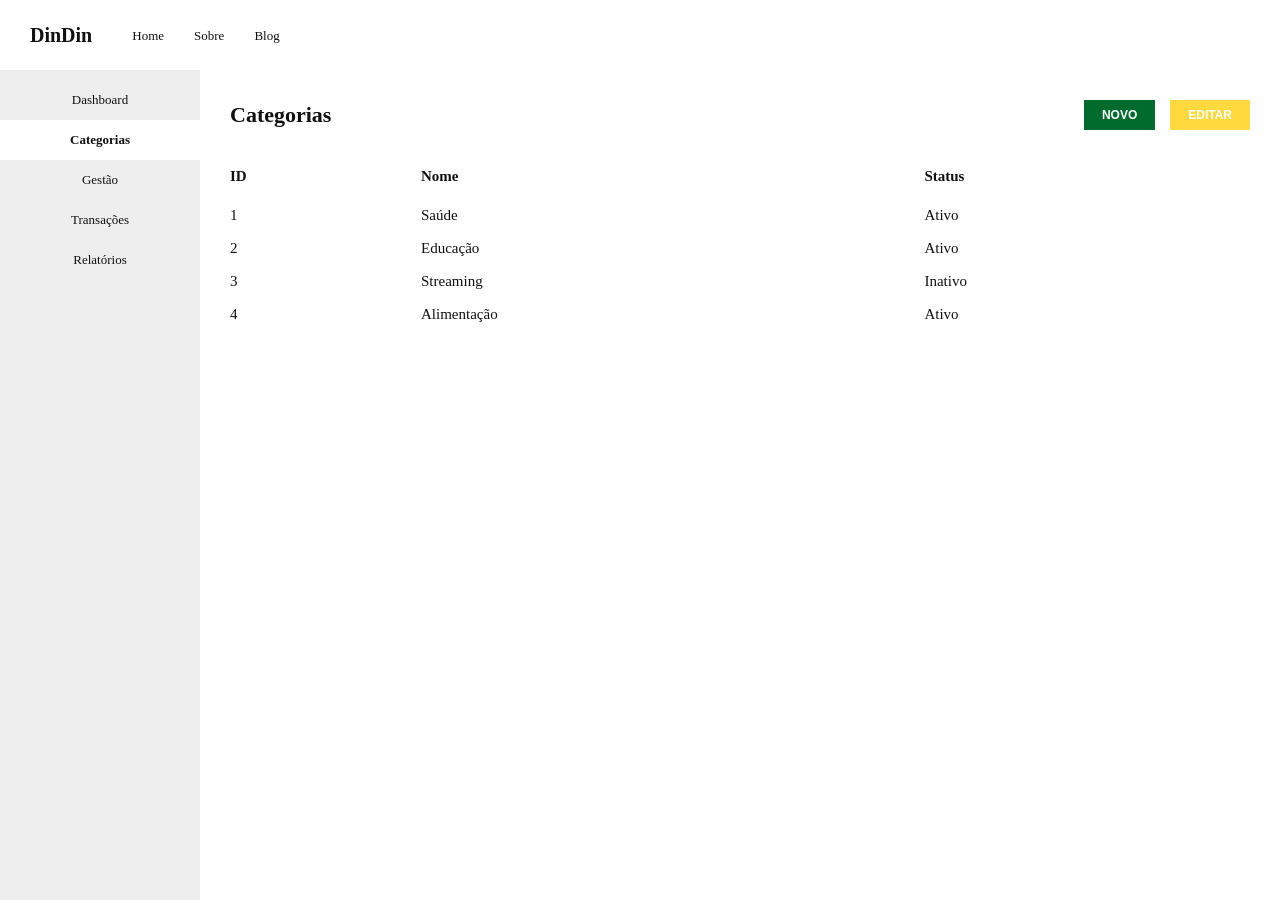
<file: html/categorias.html>
<!doctype html>
<html lang="pt-BR">
  <head>
    <meta charset="UTF-8" />
    <meta name="viewport" content="width=device-width, initial-scale=1.0" />
    <title>Categorias - DinDin</title>
    <link rel="stylesheet" href="../css/style.css" />
    <link rel="stylesheet" href="../css/app.css" />
  </head>

  <body class="app">
    <header class="app-topbar">
      <strong class="app-logo">DinDin</strong>
      <nav>
        <ul>
          <li><a href="index.html">Home</a></li>
          <li><a href="#Sobre">Sobre</a></li>
          <li><a href="#Blog">Blog</a></li>
        </ul>
      </nav>
    </header>

    <aside class="sidebar">
      <nav>
        <ul>
          <li><a href="dashboard.html">Dashboard</a></li>
          <li><a href="categorias.html" class="ativo">Categorias</a></li>
          <li><a href="gestao.html">Gestão</a></li>
          <li><a href="transacoes.html">Transações</a></li>
          <li><a href="relatorios.html">Relatórios</a></li>
        </ul>
      </nav>
    </aside>

    <main class="app-content">
      <div class="page-header">
        <h1>Categorias</h1>
        <div class="actions">
          <button type="button" class="btn btn-novo">NOVO</button>
          <button type="button" class="btn btn-editar">EDITAR</button>
        </div>
      </div>

      <table>
        <thead>
          <tr>
            <th>ID</th>
            <th>Nome</th>
            <th>Status</th>
          </tr>
        </thead>
        <tbody>
          <tr>
            <td>1</td>
            <td>Saúde</td>
            <td>Ativo</td>
          </tr>
          <tr>
            <td>2</td>
            <td>Educação</td>
            <td>Ativo</td>
          </tr>
          <tr>
            <td>3</td>
            <td>Streaming</td>
            <td>Inativo</td>
          </tr>
          <tr>
            <td>4</td>
            <td>Alimentação</td>
            <td>Ativo</td>
          </tr>
        </tbody>
      </table>
    </main>
  </body>
</html>
</file>
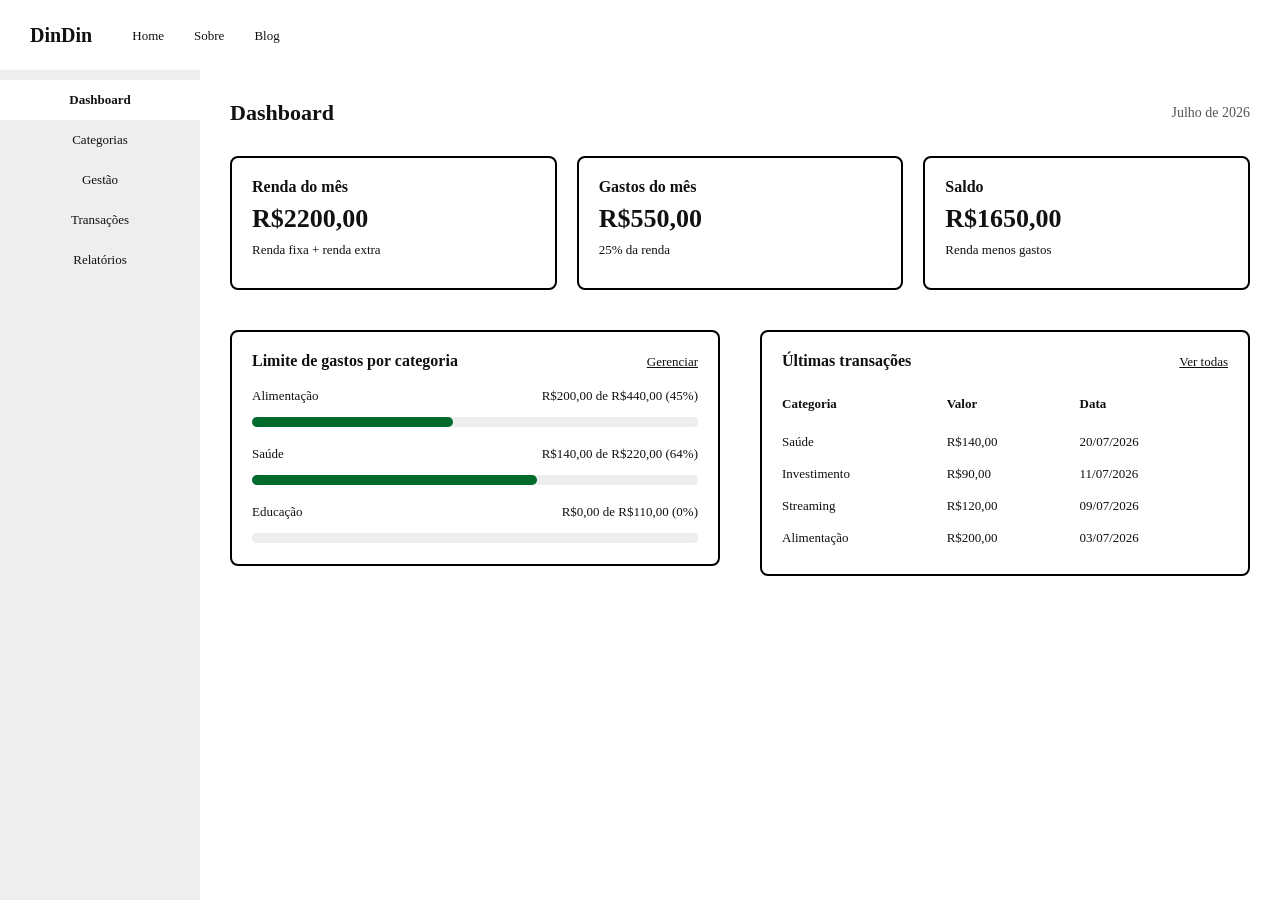
<file: html/dashboard.html>
<!doctype html>
<html lang="pt-BR">
  <head>
    <meta charset="UTF-8" />
    <meta name="viewport" content="width=device-width, initial-scale=1.0" />
    <title>Dashboard - DinDin</title>
    <link rel="stylesheet" href="../css/style.css" />
    <link rel="stylesheet" href="../css/app.css" />
  </head>

  <body class="app">
    <header class="app-topbar">
      <strong class="app-logo">DinDin</strong>
      <nav>
        <ul>
          <li><a href="index.html">Home</a></li>
          <li><a href="#Sobre">Sobre</a></li>
          <li><a href="#Blog">Blog</a></li>
        </ul>
      </nav>
    </header>

    <aside class="sidebar">
      <nav>
        <ul>
          <li><a href="dashboard.html" class="ativo">Dashboard</a></li>
          <li><a href="categorias.html">Categorias</a></li>
          <li><a href="gestao.html">Gestão</a></li>
          <li><a href="transacoes.html">Transações</a></li>
          <li><a href="relatorios.html">Relatórios</a></li>
        </ul>
      </nav>
    </aside>

    <main class="app-content">
      <div class="page-header">
        <h1>Dashboard</h1>
        <p class="periodo">Julho de 2026</p>
      </div>

      <!-- Resumo do mês -->
      <section class="resumo">
        <article class="card">
          <h2>Renda do mês</h2>
          <p class="card-valor">R$2200,00</p>
          <p>Renda fixa + renda extra</p>
        </article>

        <article class="card">
          <h2>Gastos do mês</h2>
          <p class="card-valor">R$550,00</p>
          <p>25% da renda</p>
        </article>

        <article class="card">
          <h2>Saldo</h2>
          <p class="card-valor">R$1650,00</p>
          <p>Renda menos gastos</p>
        </article>
      </section>

      <div class="dashboard">
        <!-- Metas: quanto do limite de cada categoria já foi usado -->
        <section class="card">
          <div class="card-cabecalho">
            <h2>Limite de gastos por categoria</h2>
            <a href="gestao.html">Gerenciar</a>
          </div>

          <ul class="lista-metas">
            <li>
              <div class="meta-info">
                <span>Alimentação</span>
                <span>R$200,00 de R$440,00 (45%)</span>
              </div>
              <progress
                value="45"
                max="100"
                aria-label="Alimentação: 45% do limite utilizado"
              >
                45%
              </progress>
            </li>

            <li>
              <div class="meta-info">
                <span>Saúde</span>
                <span>R$140,00 de R$220,00 (64%)</span>
              </div>
              <progress
                value="64"
                max="100"
                aria-label="Saúde: 64% do limite utilizado"
              >
                64%
              </progress>
            </li>

            <li>
              <div class="meta-info">
                <span>Educação</span>
                <span>R$0,00 de R$110,00 (0%)</span>
              </div>
              <progress
                value="0"
                max="100"
                aria-label="Educação: 0% do limite utilizado"
              >
                0%
              </progress>
            </li>
          </ul>
        </section>

        <!-- Últimas transações -->
        <section class="card">
          <div class="card-cabecalho">
            <h2>Últimas transações</h2>
            <a href="transacoes.html">Ver todas</a>
          </div>

          <table>
            <thead>
              <tr>
                <th scope="col">Categoria</th>
                <th scope="col">Valor</th>
                <th scope="col">Data</th>
              </tr>
            </thead>
            <tbody>
              <tr>
                <td>Saúde</td>
                <td>R$140,00</td>
                <td>20/07/2026</td>
              </tr>
              <tr>
                <td>Investimento</td>
                <td>R$90,00</td>
                <td>11/07/2026</td>
              </tr>
              <tr>
                <td>Streaming</td>
                <td>R$120,00</td>
                <td>09/07/2026</td>
              </tr>
              <tr>
                <td>Alimentação</td>
                <td>R$200,00</td>
                <td>03/07/2026</td>
              </tr>
            </tbody>
          </table>
        </section>
      </div>
    </main>
  </body>
</html>
</file>
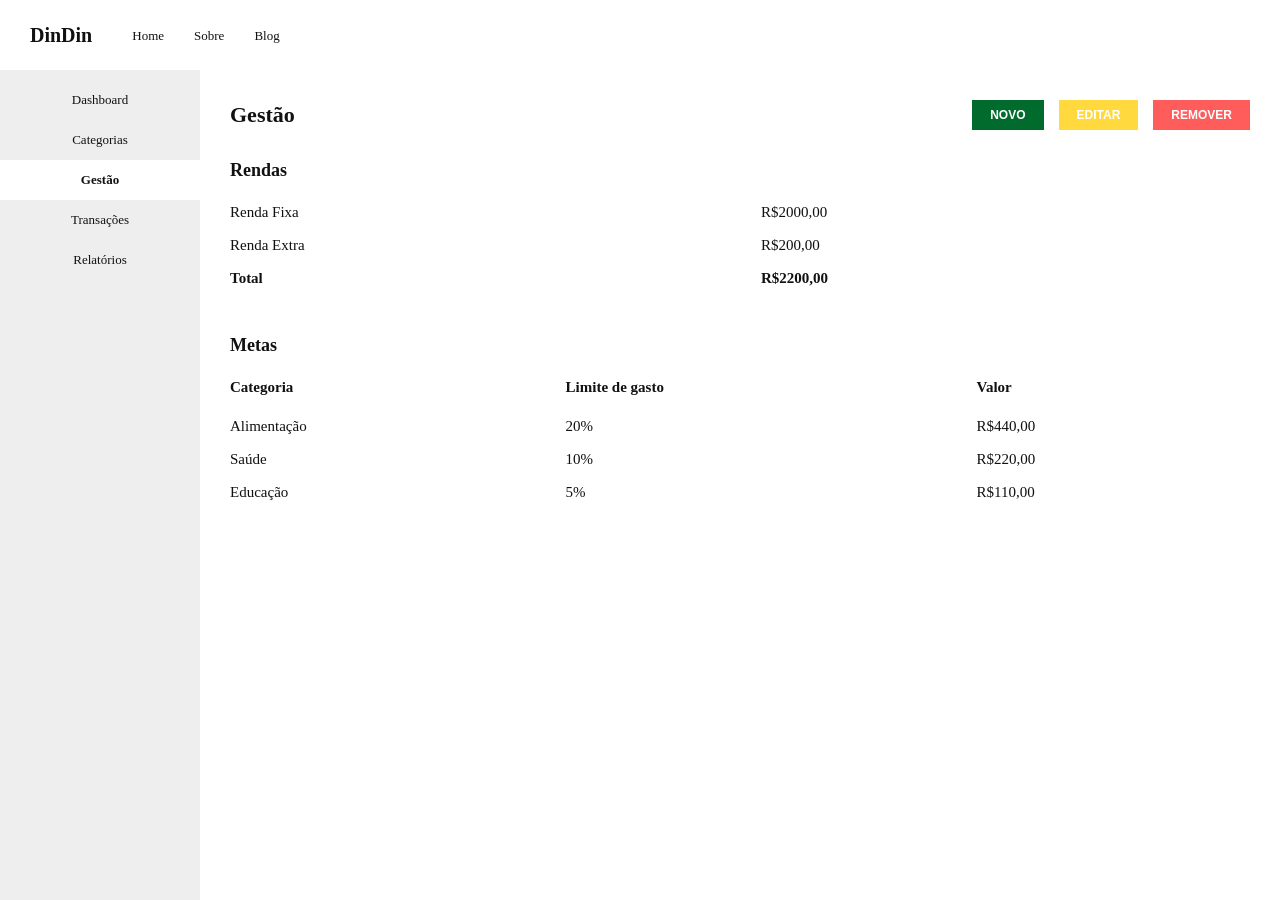
<file: html/gestao.html>
<!doctype html>
<html lang="pt-BR">
  <head>
    <meta charset="UTF-8" />
    <meta name="viewport" content="width=device-width, initial-scale=1.0" />
    <title>Gestão - DinDin</title>
    <link rel="stylesheet" href="../css/style.css" />
    <link rel="stylesheet" href="../css/app.css" />
  </head>

  <body class="app">
    <header class="app-topbar">
      <strong class="app-logo">DinDin</strong>
      <nav>
        <ul>
          <li><a href="index.html">Home</a></li>
          <li><a href="#Sobre">Sobre</a></li>
          <li><a href="#Blog">Blog</a></li>
        </ul>
      </nav>
    </header>

    <aside class="sidebar">
      <nav>
        <ul>
          <li><a href="dashboard.html">Dashboard</a></li>
          <li><a href="categorias.html">Categorias</a></li>
          <li><a href="gestao.html" class="ativo">Gestão</a></li>
          <li><a href="transacoes.html">Transações</a></li>
          <li><a href="relatorios.html">Relatórios</a></li>
        </ul>
      </nav>
    </aside>

    <main class="app-content">
      <div class="page-header">
        <h1>Gestão</h1>
        <div class="actions">
          <button type="button" class="btn btn-novo">NOVO</button>
          <button type="button" class="btn btn-editar">EDITAR</button>
          <button type="button" class="btn btn-remover">REMOVER</button>
        </div>
      </div>

      <section class="secao">
        <h2>Rendas</h2>
        <table>
          <tbody>
            <tr>
              <td>Renda Fixa</td>
              <td>R$2000,00</td>
            </tr>
            <tr>
              <td>Renda Extra</td>
              <td>R$200,00</td>
            </tr>
            <tr class="total">
              <td>Total</td>
              <td>R$2200,00</td>
            </tr>
          </tbody>
        </table>
      </section>

      <section class="secao">
        <h2>Metas</h2>
        <table>
          <thead>
            <tr>
              <th scope="col">Categoria</th>
              <th scope="col">Limite de gasto</th>
              <th scope="col">Valor</th>
            </tr>
          </thead>
          <tbody>
            <tr>
              <td>Alimentação</td>
              <td>20%</td>
              <td>R$440,00</td>
            </tr>
            <tr>
              <td>Saúde</td>
              <td>10%</td>
              <td>R$220,00</td>
            </tr>
            <tr>
              <td>Educação</td>
              <td>5%</td>
              <td>R$110,00</td>
            </tr>
          </tbody>
        </table>
      </section>
    </main>
  </body>
</html>
</file>
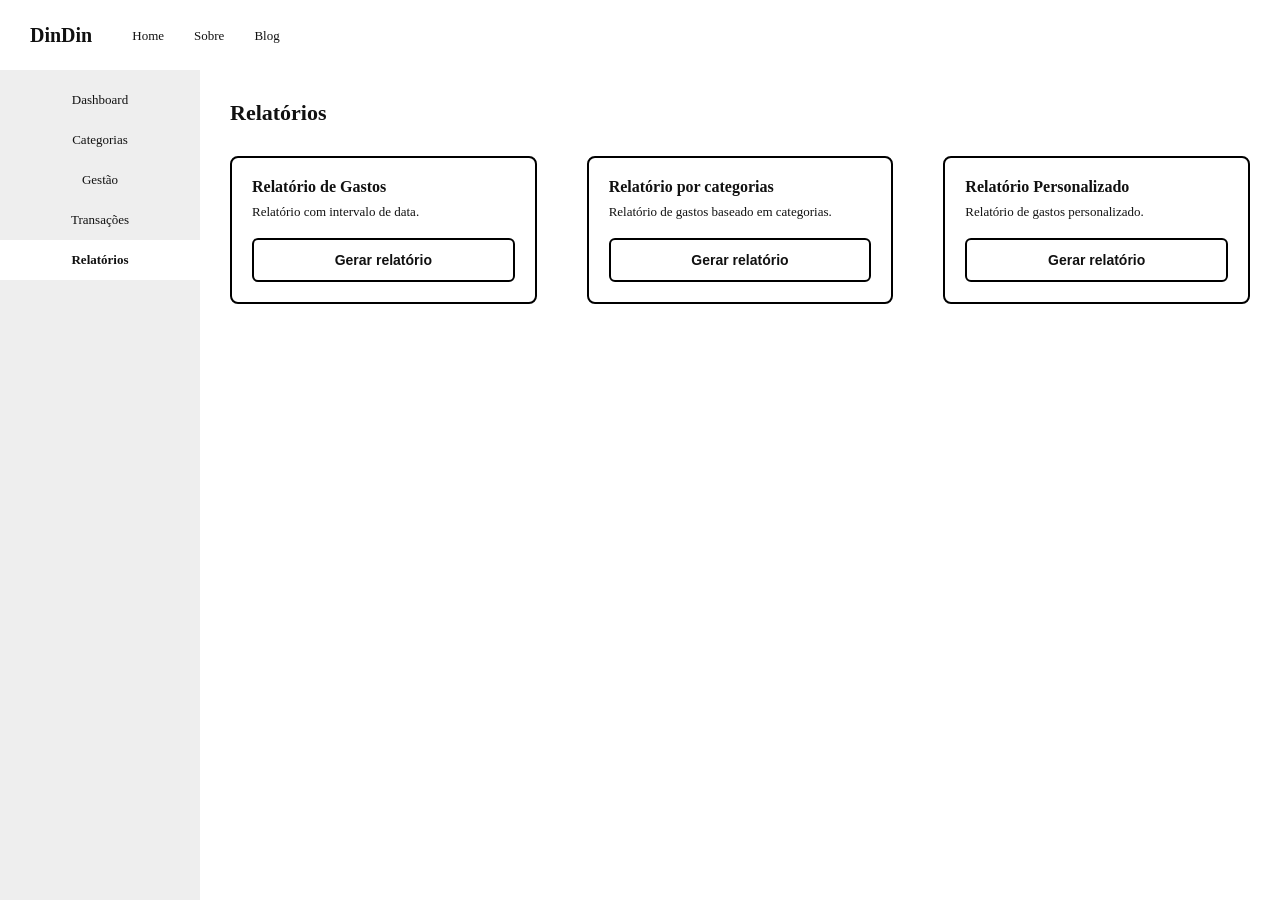
<file: html/relatorios.html>
<!doctype html>
<html lang="pt-BR">
  <head>
    <meta charset="UTF-8" />
    <meta name="viewport" content="width=device-width, initial-scale=1.0" />
    <title>Relatórios - DinDin</title>
    <link rel="stylesheet" href="../css/style.css" />
    <link rel="stylesheet" href="../css/app.css" />
  </head>

  <body class="app">
    <header class="app-topbar">
      <strong class="app-logo">DinDin</strong>
      <nav>
        <ul>
          <li><a href="index.html">Home</a></li>
          <li><a href="#Sobre">Sobre</a></li>
          <li><a href="#Blog">Blog</a></li>
        </ul>
      </nav>
    </header>

    <aside class="sidebar">
      <nav>
        <ul>
          <li><a href="dashboard.html">Dashboard</a></li>
          <li><a href="categorias.html">Categorias</a></li>
          <li><a href="gestao.html">Gestão</a></li>
          <li><a href="transacoes.html">Transações</a></li>
          <li><a href="relatorios.html" class="ativo">Relatórios</a></li>
        </ul>
      </nav>
    </aside>

    <main class="app-content">
      <div class="page-header">
        <h1>Relatórios</h1>
      </div>

      <section class="cards">
        <article class="card">
          <h2>Relatório de Gastos</h2>
          <p>Relatório com intervalo de data.</p>
          <button type="button" class="btn btn-outline">Gerar relatório</button>
        </article>

        <article class="card">
          <h2>Relatório por categorias</h2>
          <p>Relatório de gastos baseado em categorias.</p>
          <button type="button" class="btn btn-outline">Gerar relatório</button>
        </article>

        <article class="card">
          <h2>Relatório Personalizado</h2>
          <p>Relatório de gastos personalizado.</p>
          <button type="button" class="btn btn-outline">Gerar relatório</button>
        </article>
      </section>
    </main>
  </body>
</html>
</file>
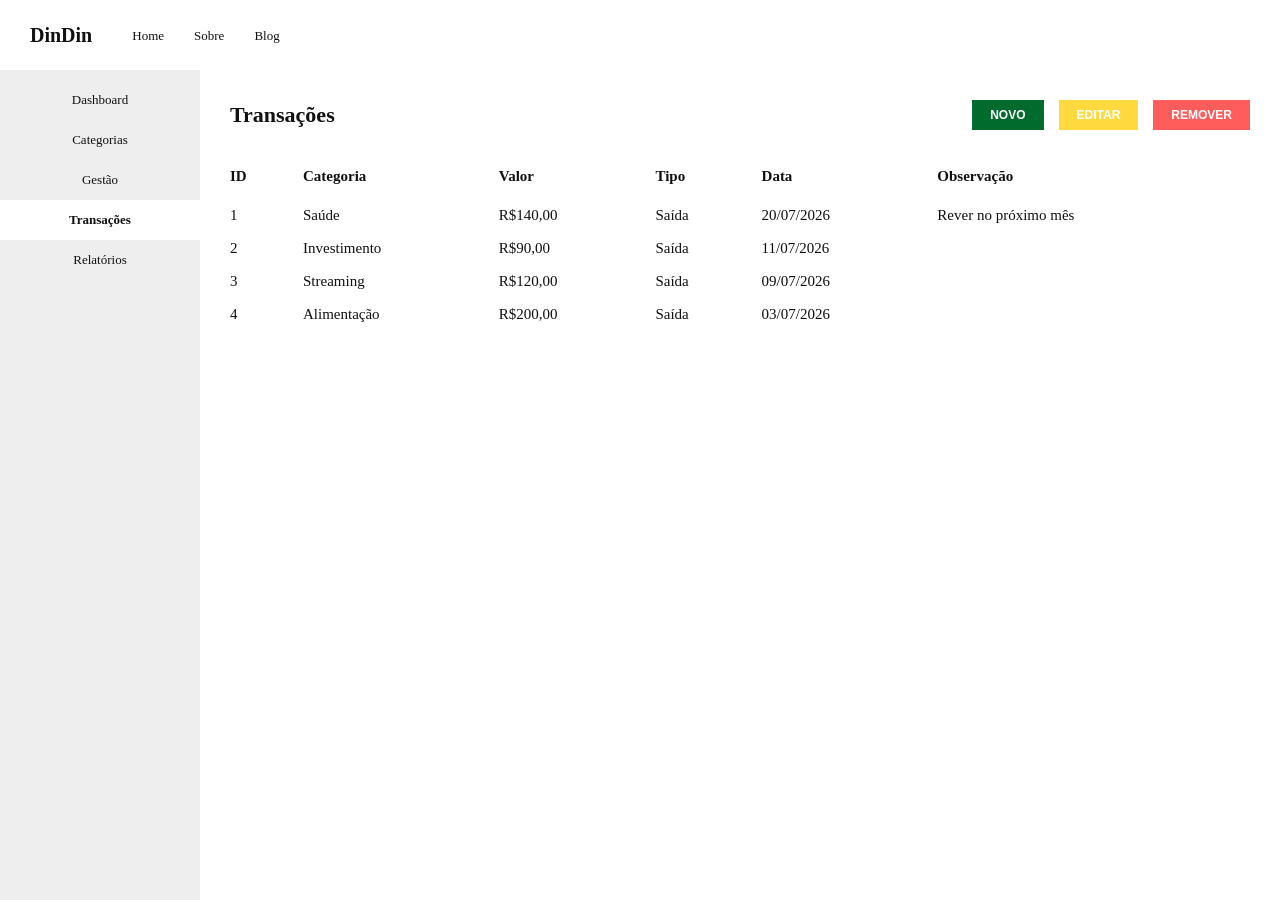
<file: html/transacoes.html>
<!doctype html>
<html lang="pt-BR">
  <head>
    <meta charset="UTF-8" />
    <meta name="viewport" content="width=device-width, initial-scale=1.0" />
    <title>Transações - DinDin</title>
    <link rel="stylesheet" href="../css/style.css" />
    <link rel="stylesheet" href="../css/app.css" />
  </head>

  <body class="app">
    <header class="app-topbar">
      <strong class="app-logo">DinDin</strong>
      <nav>
        <ul>
          <li><a href="index.html">Home</a></li>
          <li><a href="#Sobre">Sobre</a></li>
          <li><a href="#Blog">Blog</a></li>
        </ul>
      </nav>
    </header>

    <aside class="sidebar">
      <nav>
        <ul>
          <li><a href="dashboard.html">Dashboard</a></li>
          <li><a href="categorias.html">Categorias</a></li>
          <li><a href="gestao.html">Gestão</a></li>
          <li><a href="transacoes.html" class="ativo">Transações</a></li>
          <li><a href="relatorios.html">Relatórios</a></li>
        </ul>
      </nav>
    </aside>

    <main class="app-content">
      <div class="page-header">
        <h1>Transações</h1>
        <div class="actions">
          <button type="button" class="btn btn-novo">NOVO</button>
          <button type="button" class="btn btn-editar">EDITAR</button>
          <button type="button" class="btn btn-remover">REMOVER</button>
        </div>
      </div>

      <table>
        <thead>
          <tr>
            <th>ID</th>
            <th>Categoria</th>
            <th>Valor</th>
            <th>Tipo</th>
            <th>Data</th>
            <th>Observação</th>
          </tr>
        </thead>
        <tbody>
          <tr>
            <td>1</td>
            <td>Saúde</td>
            <td>R$140,00</td>
            <td>Saída</td>
            <td>20/07/2026</td>
            <td>Rever no próximo mês</td>
          </tr>
          <tr>
            <td>2</td>
            <td>Investimento</td>
            <td>R$90,00</td>
            <td>Saída</td>
            <td>11/07/2026</td>
            <td></td>
          </tr>
          <tr>
            <td>3</td>
            <td>Streaming</td>
            <td>R$120,00</td>
            <td>Saída</td>
            <td>09/07/2026</td>
            <td></td>
          </tr>
          <tr>
            <td>4</td>
            <td>Alimentação</td>
            <td>R$200,00</td>
            <td>Saída</td>
            <td>03/07/2026</td>
            <td></td>
          </tr>
        </tbody>
      </table>
    </main>
  </body>
</html>
</file>
<file: css/style.css>
/* ===== GLOBAL ===== */
* {
  margin: 0;
  padding: 0;
  box-sizing: border-box;
}

/* Botão base: usado em todas as páginas.
   Cor, fonte e cursor ficam aqui, em um lugar só. */
.btn {
  background-color: black;
  color: white;
  border: none;
  padding: 12px 25px;
  font-size: 18px;
  font-weight: bold;
  cursor: pointer;

  /* permite usar .btn também em links (<a>) */
  display: inline-block;
  text-decoration: none;
  text-align: center;
}

/* ===== BARRA DO TOPO ===== */
.topbar {
  width: 100%;
  height: 70px;

  display: flex;
  align-items: center;
  justify-content: center;

  position: relative;
}

.topbar ul {
  display: flex;
  justify-content: center;
  align-items: center;

  list-style: none;
}

.topbar ul li {
  padding: 10px 15px;
}

.topbar ul li a {
  color: black;
  text-decoration: none;
}

/* Botão de login do topo (usado na home) */
.btn-login {
  position: absolute;
  right: 30px;
  top: 50%;
  transform: translateY(-50%);
}

/* ===== ÁREA PRINCIPAL ===== */
.content {
  width: 900px;
  max-width: 90%;
  margin: 40px auto;

  display: flex;
  flex-wrap: wrap;
  justify-content: center;
  align-items: center;
}

.content .title {
  width: 100%;
  text-align: center;

  font-size: 50px;
  margin-bottom: 70px;
}

.content .logo {
  width: 50%;

  display: flex;
  justify-content: center;
  align-items: center;
}

.content .logo img {
  width: 300px;
  max-width: 100%;
  height: auto;
}

/* ===== HOME ===== */
.content .description {
  width: 50%;
  text-align: center;
}

.content .description h2 {
  font-size: 28px;
  background-color: rgb(224, 224, 29);
}

.content .description ul {
  margin-top: 30px;
  padding-left: 30px;

  text-align: left;
}

/* Só o que é específico deste botão: o resto vem de .btn */
.btn-criar-conta {
  margin-top: 30px;
}

/* ===== LOGIN ===== */
.form-login {
  width: 50%;
}

.form-login fieldset {
  border: none;
  padding: 20px;

  display: flex;
  flex-direction: column;
  gap: 10px;
}

.form-login label {
  color: black;
  font-size: 23px;
}

.input {
  background-color: rgb(238, 238, 238);
  width: 300px;
  max-width: 100%;
  height: 30px;
  padding: 7px;
  border-style: none;
}

/* Só o que é específico deste botão: o resto vem de .btn */
.btn-entrar {
  display: block;
  width: 150px;
  margin: 20px auto 0;
}
</file>
<file: css/app.css>
/* ===== VARIÁVEIS ===== */
:root {
  --verde: #006b2d;
  --amarelo: #ffd93d;
  --vermelho: #ff5c5c;
  --cinza-sidebar: #eeeeee;
  --cinza-hover: #e0e0e0;
  --texto: #111111;

  --fonte-titulo: Georgia, "Times New Roman", serif;
}

/* ===== ESQUELETO (GRID) ===== */
.app {
  min-height: 100vh;
  color: var(--texto);

  display: grid;
  grid-template-columns: 200px 1fr; /* sidebar fixa + resto */
  grid-template-rows: 70px 1fr; /* topo + conteúdo */
  grid-template-areas:
    "topo    topo"
    "sidebar conteudo";
}

.app-topbar {
  grid-area: topo;
}

.sidebar {
  grid-area: sidebar;
}

.app-content {
  grid-area: conteudo;
}

/* ===== TOPO ===== */
.app-topbar {
  display: flex;
  align-items: center;
  gap: 40px;
  padding: 0 30px;
}

.app-logo {
  font-family: var(--fonte-titulo);
  font-size: 20px;
}

.app-topbar ul {
  display: flex;
  gap: 30px;
  list-style: none;
}

.app-topbar a {
  color: var(--texto);
  text-decoration: none;
  font-size: 13px;
}

/* ===== SIDEBAR ===== */
.sidebar {
  background-color: var(--cinza-sidebar);
  padding-top: 10px;
}

.sidebar ul {
  list-style: none;
}

.sidebar a {
  display: block;
  padding: 12px 10px;

  color: var(--texto);
  text-decoration: none;
  text-align: center;
  font-size: 13px;
}

.sidebar a:hover {
  background-color: var(--cinza-hover);
}

/* Página atual */
.sidebar a.ativo {
  background-color: white;
  font-weight: bold;
}

/* ===== CONTEÚDO ===== */
.app-content {
  padding: 30px;
}

.page-header {
  display: flex;
  justify-content: space-between;
  align-items: center;
  margin-bottom: 30px;
}

.page-header h1 {
  font-family: var(--fonte-titulo);
  font-size: 22px;
}

/* ===== BOTÕES ===== */
.actions {
  display: flex;
  gap: 15px;
}

/* Botões da barra de ações: menores que o .btn padrão */
.actions .btn {
  padding: 8px 18px;
  font-size: 12px;
}

.btn-novo {
  background-color: var(--verde);
}

.btn-editar {
  background-color: var(--amarelo);
}

.btn-remover {
  background-color: var(--vermelho);
}

/* Botão com borda, sem fundo preto (Relatórios) */
.btn-outline {
  width: 100%;
  background-color: white;
  color: var(--texto);
  border: 2px solid black;
  border-radius: 6px;
  font-size: 14px;
}

.btn-outline:hover {
  background-color: var(--cinza-sidebar);
}

/* ===== TABELA ===== */
table {
  width: 100%;
  border-collapse: collapse;
}

th,
td {
  padding: 8px 20px 8px 0;
  text-align: left;
  font-size: 15px;
}

th {
  font-weight: bold;
  padding-bottom: 14px;
}

/* ===== SEÇÕES (Gestão) ===== */
.secao {
  margin-bottom: 40px;
}

.secao h2 {
  font-size: 18px;
  margin-bottom: 15px;
}

.total td {
  font-weight: bold;
}

/* ===== CARDS (Relatórios) ===== */
.cards {
  display: grid;
  /* quantas colunas de 260px+ couberem: 3, 2 ou 1 */
  grid-template-columns: repeat(auto-fill, minmax(260px, 1fr));
  gap: 40px 50px;
}

.card {
  display: flex;
  flex-direction: column;
  gap: 8px;

  padding: 20px;
  border: 2px solid black;
  border-radius: 8px;
}

.card h2 {
  font-size: 16px;
}

.card p {
  font-size: 13px;
  margin-bottom: 10px;
}

/* ===== DASHBOARD ===== */
.periodo {
  font-size: 14px;
  color: #555555;
}

/* Cards de resumo (renda, gastos, saldo) */
.resumo {
  display: grid;
  grid-template-columns: repeat(auto-fit, minmax(200px, 1fr));
  gap: 20px;
  margin-bottom: 40px;
}

.card .card-valor {
  font-family: var(--fonte-titulo);
  font-size: 26px;
  font-weight: bold;
  margin-bottom: 0;
}

/* Área com metas + últimas transações, lado a lado */
.dashboard {
  display: grid;
  grid-template-columns: repeat(auto-fit, minmax(320px, 1fr));
  gap: 40px;
  align-items: start;
}

.card-cabecalho {
  display: flex;
  justify-content: space-between;
  align-items: baseline;
  gap: 10px;
  margin-bottom: 10px;
}

.card-cabecalho a {
  color: var(--texto);
  font-size: 13px;
}

.card table th,
.card table td {
  font-size: 13px;
}

/* Metas com barra de progresso */
.lista-metas {
  list-style: none;
  display: flex;
  flex-direction: column;
  gap: 18px;
}

.meta-info {
  display: flex;
  justify-content: space-between;
  gap: 10px;
  margin-bottom: 6px;
  font-size: 13px;
}

progress {
  --cor: var(--verde);

  width: 100%;
  height: 10px;
  border: none;
  border-radius: 5px;
  appearance: none;
  background-color: var(--cinza-sidebar); /* Firefox */
}

progress::-webkit-progress-bar {
  background-color: var(--cinza-sidebar);
  border-radius: 5px;
}

progress::-webkit-progress-value {
  background-color: var(--cor);
  border-radius: 5px;
}

progress::-moz-progress-bar {
  background-color: var(--cor);
  border-radius: 5px;
}

/* Estados: adicione a classe no <progress> conforme o uso */
.progress-alerta {
  --cor: var(--amarelo); /* a partir de ~80% */
}

.progress-estourado {
  --cor: var(--vermelho); /* 100% ou mais */
}

/* ===== RESPONSIVO ===== */
@media (max-width: 768px) {
  .app {
    grid-template-columns: 1fr;
    grid-template-rows: auto auto 1fr;
    grid-template-areas:
      "topo"
      "sidebar"
      "conteudo";
  }

  .app-topbar {
    height: 70px;
  }

  /* sidebar vira uma faixa horizontal */
  .sidebar ul {
    display: flex;
    flex-wrap: wrap;
    justify-content: center;
  }

  .page-header {
    flex-direction: column;
    align-items: flex-start;
    gap: 15px;
  }
}
</file>
